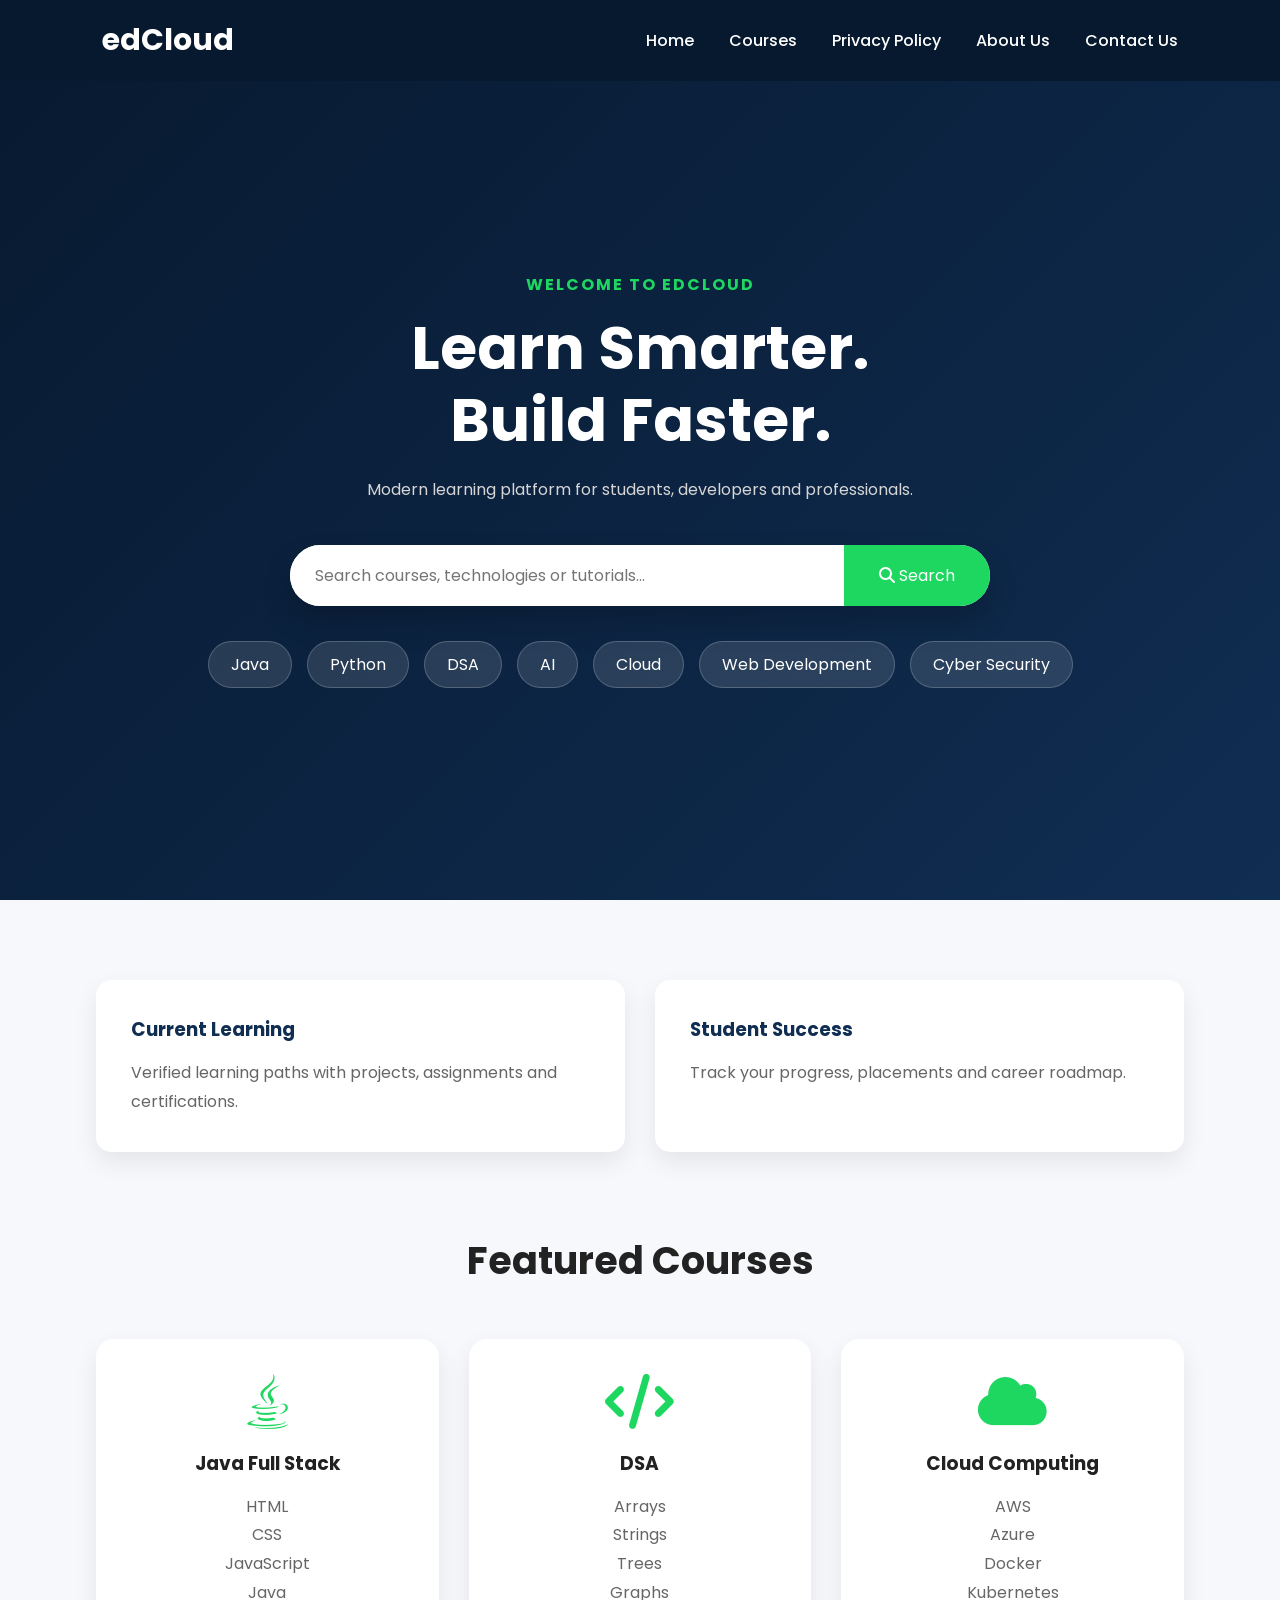
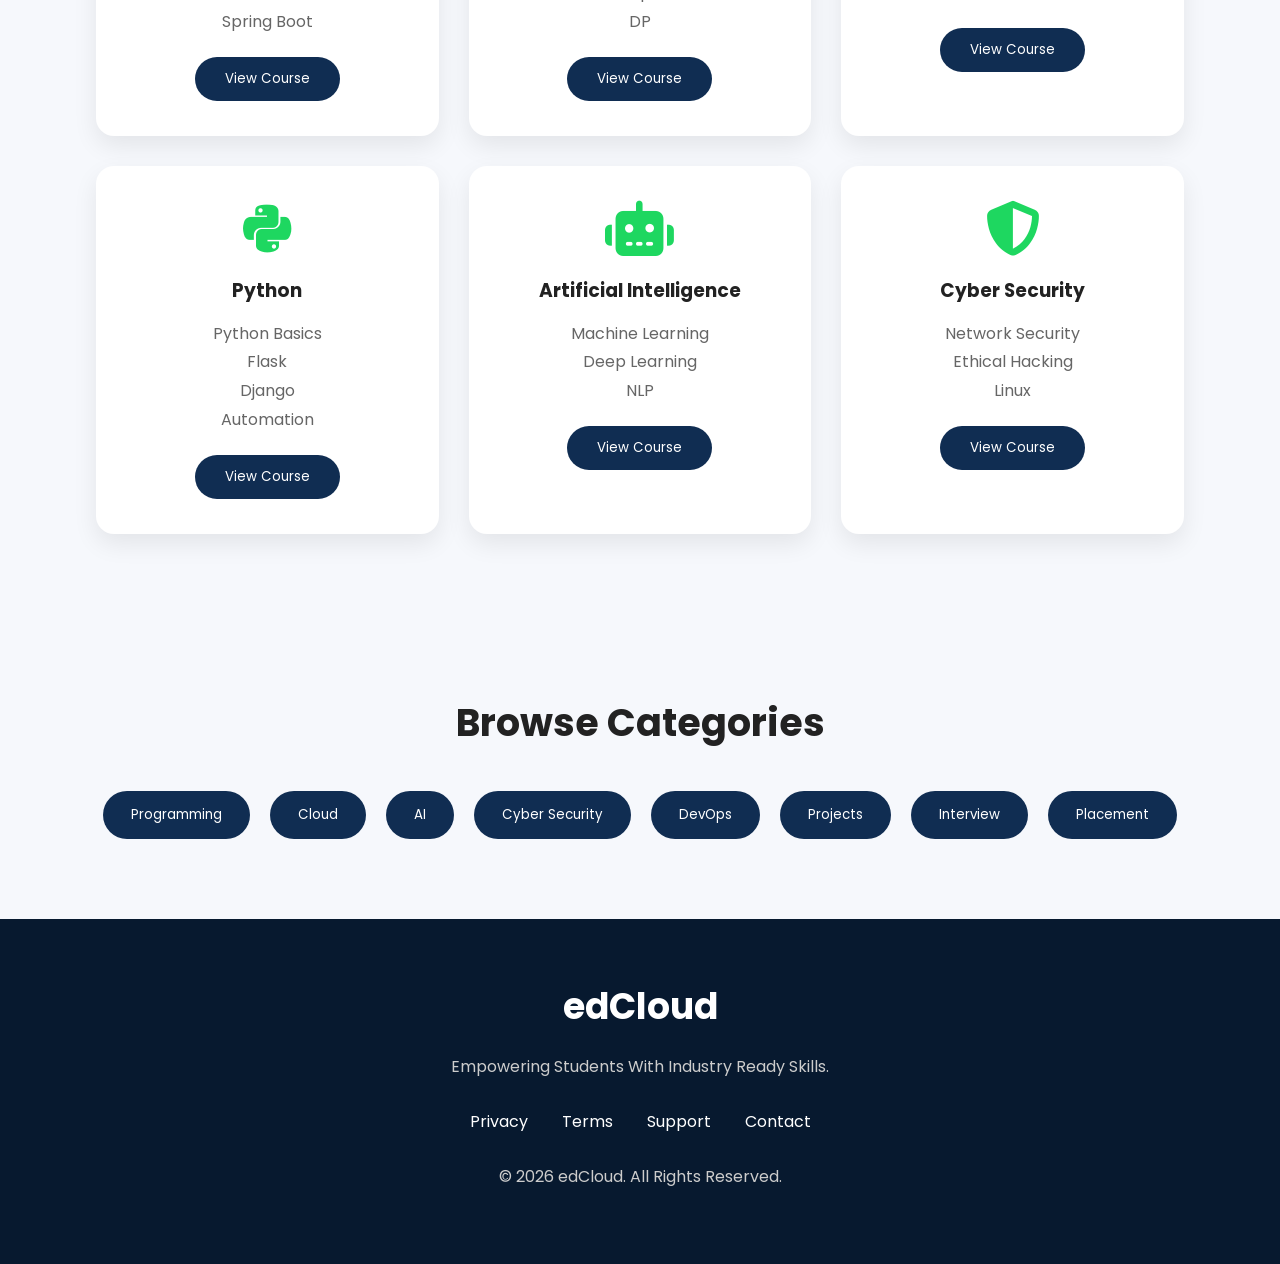
<file: index.html>
<!DOCTYPE html>
<html lang="en">
<head>
    <meta charset="UTF-8">
    <meta name="viewport" content="width=device-width, initial-scale=1.0">
    <title>edCloud</title>

    <link rel="stylesheet" href="mainy.css">

    <link href="https://fonts.googleapis.com/css2?family=Poppins:wght@300;400;500;600;700&display=swap" rel="stylesheet">

    <link rel="stylesheet" href="https://cdnjs.cloudflare.com/ajax/libs/font-awesome/6.6.0/css/all.min.css">

</head>

<body>

<nav>
    <div class="logo">
        edCloud
    </div>

    <ul>
        <li><a href="/index.html">Home</a></li>
        <li><a href="/courses.html">Courses</a></li>
        <li><a href="/Privecypolicy.html">Privacy Policy</a></li>
        <li><a href="/about_us.html">About Us</a></li>
        <li><a href="#">Contact Us</a></li>
    </ul>
</nav>

<section class="hero">

    <h4>WELCOME TO EDCLOUD</h4>

    <h1>
        Learn Smarter.<br>
        Build Faster.
    </h1>

    <p>
        Modern learning platform for students,
        developers and professionals.
    </p>

    <div class="search-box">
        <input
            type="text"
            placeholder="Search courses, technologies or tutorials...">

        <button>
            <i class="fa-solid fa-magnifying-glass"></i>
            Search
        </button>
    </div>

    <div class="tags">
        <span>Java</span>
        <span>Python</span>
        <span>DSA</span>
        <span>AI</span>
        <span>Cloud</span>
        <span>Web Development</span>
        <span>Cyber Security</span>
    </div>

</section>

<section class="info">

    <div class="box">
        <h3>Current Learning</h3>

        <p>
            Verified learning paths with projects,
            assignments and certifications.
        </p>
    </div>

    <div class="box">
        <h3>Student Success</h3>

        <p>
            Track your progress,
            placements and career roadmap.
        </p>
    </div>

</section>

<section class="courses">

    <h2>Featured Courses</h2>

    <div class="course-grid">

        <div class="card">
            <i class="fa-brands fa-java"></i>

            <h3>Java Full Stack</h3>

            <p>
                HTML<br>
                CSS<br>
                JavaScript<br>
                Java<br>
                Spring Boot
            </p>

            <button>View Course</button>
        </div>

        <div class="card">
            <i class="fa-solid fa-code"></i>

            <h3>DSA</h3>

            <p>
                Arrays<br>
                Strings<br>
                Trees<br>
                Graphs<br>
                DP
            </p>

            <button>View Course</button>
        </div>

        <div class="card">
            <i class="fa-solid fa-cloud"></i>

            <h3>Cloud Computing</h3>

            <p>
                AWS<br>
                Azure<br>
                Docker<br>
                Kubernetes
            </p>

            <button>View Course</button>
        </div>

        <div class="card">
            <i class="fa-brands fa-python"></i>

            <h3>Python</h3>

            <p>
                Python Basics<br>
                Flask<br>
                Django<br>
                Automation
            </p>

            <button>View Course</button>
        </div>

        <div class="card">
            <i class="fa-solid fa-robot"></i>

            <h3>Artificial Intelligence</h3>

            <p>
                Machine Learning<br>
                Deep Learning<br>
                NLP
            </p>

            <button>View Course</button>
        </div>

        <div class="card">
            <i class="fa-solid fa-shield-halved"></i>

            <h3>Cyber Security</h3>

            <p>
                Network Security<br>
                Ethical Hacking<br>
                Linux
            </p>

            <button>View Course</button>
        </div>

    </div>

</section>

<section class="category">

    <h2>Browse Categories</h2>

    <div class="category-list">
        <button>Programming</button>
        <button>Cloud</button>
        <button>AI</button>
        <button>Cyber Security</button>
        <button>DevOps</button>
        <button>Projects</button>
        <button>Interview</button>
        <button>Placement</button>
    </div>

</section>

<footer>

    <h2>edCloud</h2>

    <p>
        Empowering Students With Industry Ready Skills.
    </p>

    <div class="links">
        <a href="#">Privacy</a>
        <a href="#">Terms</a>
        <a href="#">Support</a>
        <a href="#">Contact</a>
    </div>

    <p>
        © 2026 edCloud. All Rights Reserved.
    </p>

</footer>

<script src="scripty.js"></script>
</body>
</html>
</file>
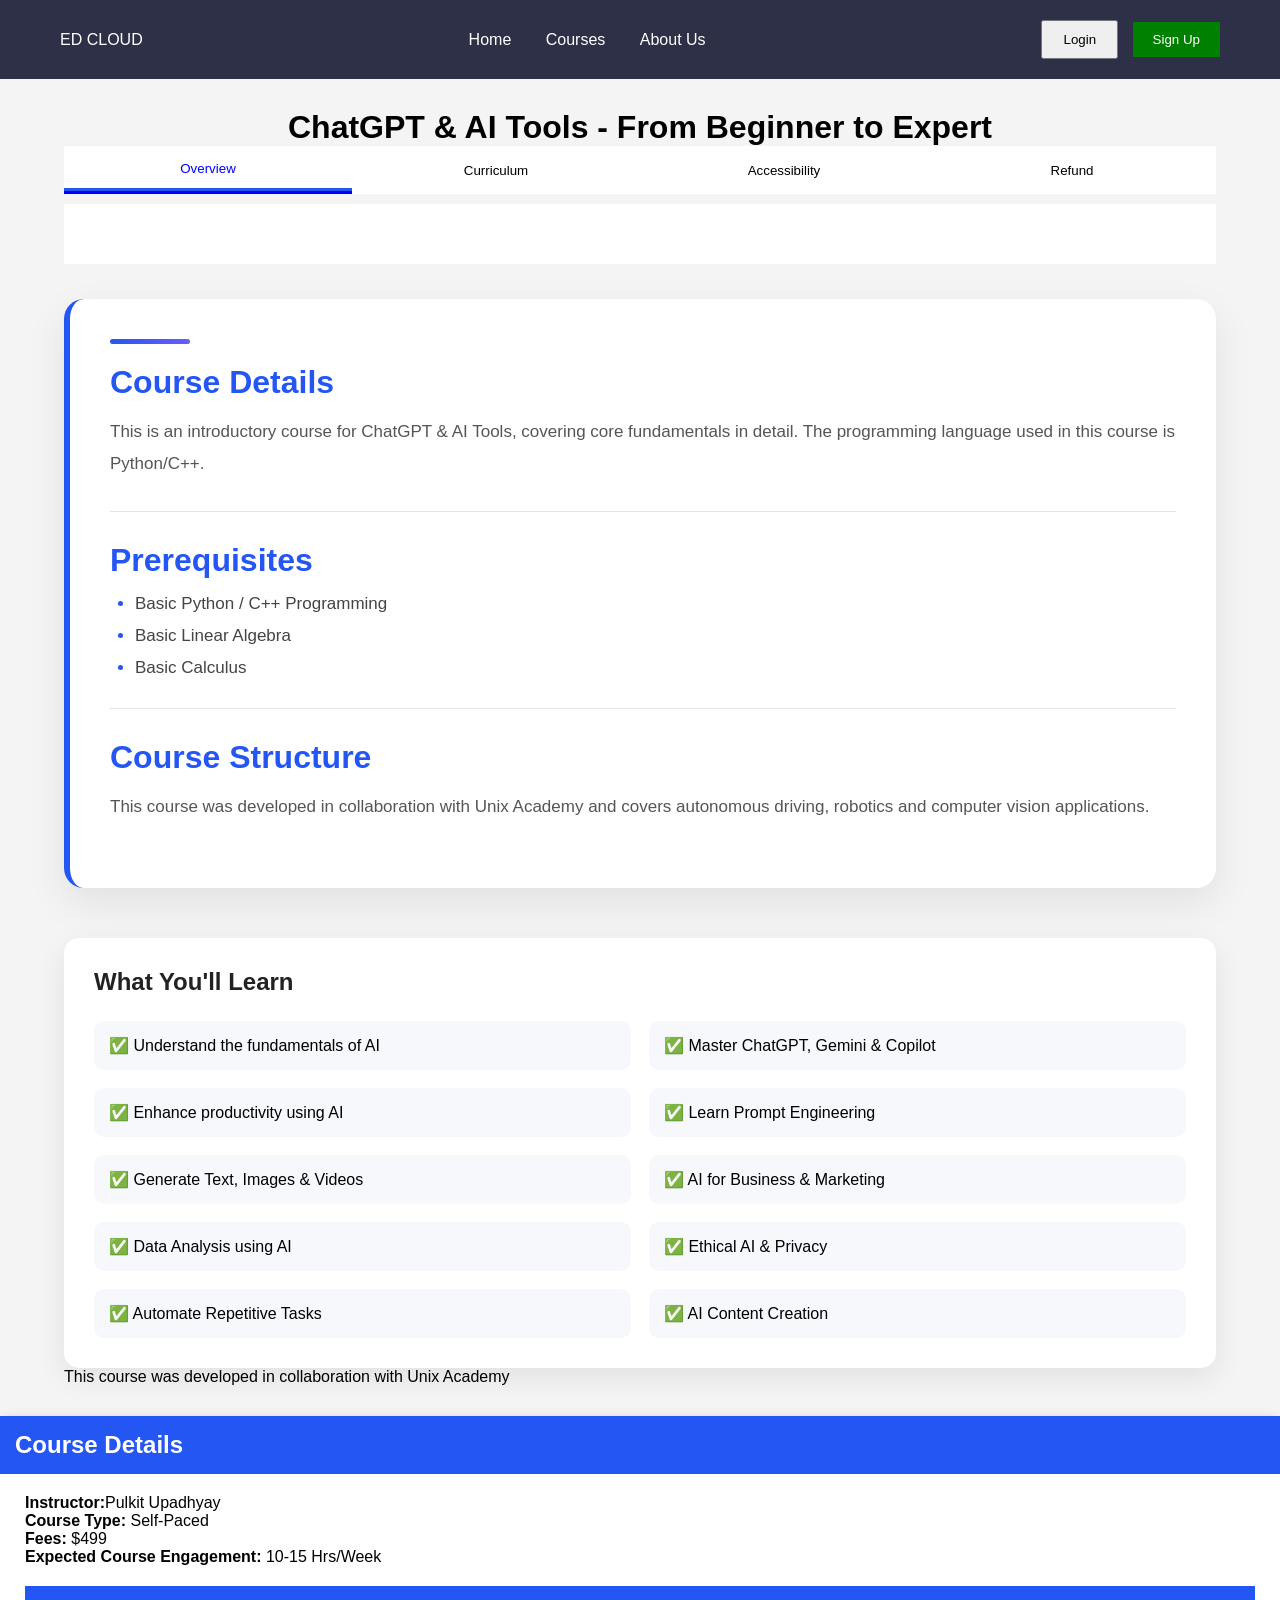
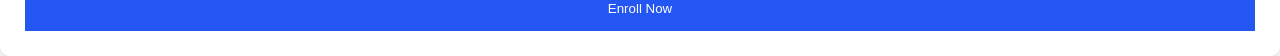
<file: course.html>
<!DOCTYPE html>
<html lang="en">
<head>
    <meta charset="UTF-8">
    <meta name="viewport" content="width=device-width, initial-scale=1.0">
    <title>Course Page</title>
    <link rel="stylesheet" href="style.css">
</head>
<body>
    

<header>
    <div class="logo">ED CLOUD</div>

    <nav>
        <a href="/index.html">Home</a>
        <a href="/courses.html">Courses</a>
        <a href="/about_us.html">About Us</a>
    </nav>

    <div class="buttons">
        <button>Login</button>
        <button class="signup">Sign Up</button>
    </div>
</header>

<div class="container">

    <div class="left">
         <h1>ChatGPT & AI Tools - From Beginner to Expert</h1>
         
        <div class="tabs">
            <button class="tab active">Overview</button>
            <button class="tab">Curriculum</button>
            <button class="tab">Accessibility</button>
            <button class="tab">Refund
                
            </button>
        </div>
        <div class="content" id="content"></div>
            <div class="course-card hidden">

    <div class="title-line"></div>

    <h2>Course Details</h2>

    <p>
        This is an introductory course for ChatGPT & AI Tools,
        covering core fundamentals in detail. The programming language
        used in this course is Python/C++.
    </p>

    <div class="divider"></div>

    <h2>Prerequisites</h2>

    <ul>
        <li>Basic Python / C++ Programming</li>
        <li>Basic Linear Algebra</li>
        <li>Basic Calculus</li>
    </ul>

    <div class="divider"></div>

    <h2>Course Structure</h2>

    <p>
        This course was developed in collaboration with Unix Academy
        and covers autonomous driving, robotics and computer vision
        applications.
    </p>

</div>
            <section class="learn-section">

    <h2>What You'll Learn</h2>


    <div class="learn-grid">

        <div class="learn-item">
            ✅ Understand the fundamentals of AI
        </div>

        <div class="learn-item">
            ✅ Master ChatGPT, Gemini & Copilot
        </div>

        <div class="learn-item">
            ✅ Enhance productivity using AI
        </div>

        <div class="learn-item">
            ✅ Learn Prompt Engineering
        </div>

        <div class="learn-item">
            ✅ Generate Text, Images & Videos
        </div>

        <div class="learn-item">
            ✅ AI for Business & Marketing
        </div>

        <div class="learn-item">
            ✅ Data Analysis using AI
        </div>

        <div class="learn-item">
            ✅ Ethical AI & Privacy
        </div>

        <div class="learn-item">
            ✅ Automate Repetitive Tasks
        </div>

        <div class="learn-item">
            ✅ AI Content Creation
        </div>

    </div>

</section>

            <p>
                This course was developed in collaboration with Unix Academy
            </p>

        </div>

    </div>

    <div class="right">

        <div class="card">

            <h2>Course Details</h2>

            <p><b>Instructor:</b>Pulkit Upadhyay</p>

            <p><b>Course Type:</b> Self-Paced</p>

            <!-- <p><b>Duration:</b> 10-15 Hours/Week</p> -->
            <p><b>Fees:</b> $499</p>
            <p><b>Expected Course Engagement:</b> 10-15 Hrs/Week</p>
            

            <button>Enroll Now</button>

        </div>

    </div>

</div>

<script src="script.js"></script>

</body>
</html>
</file>
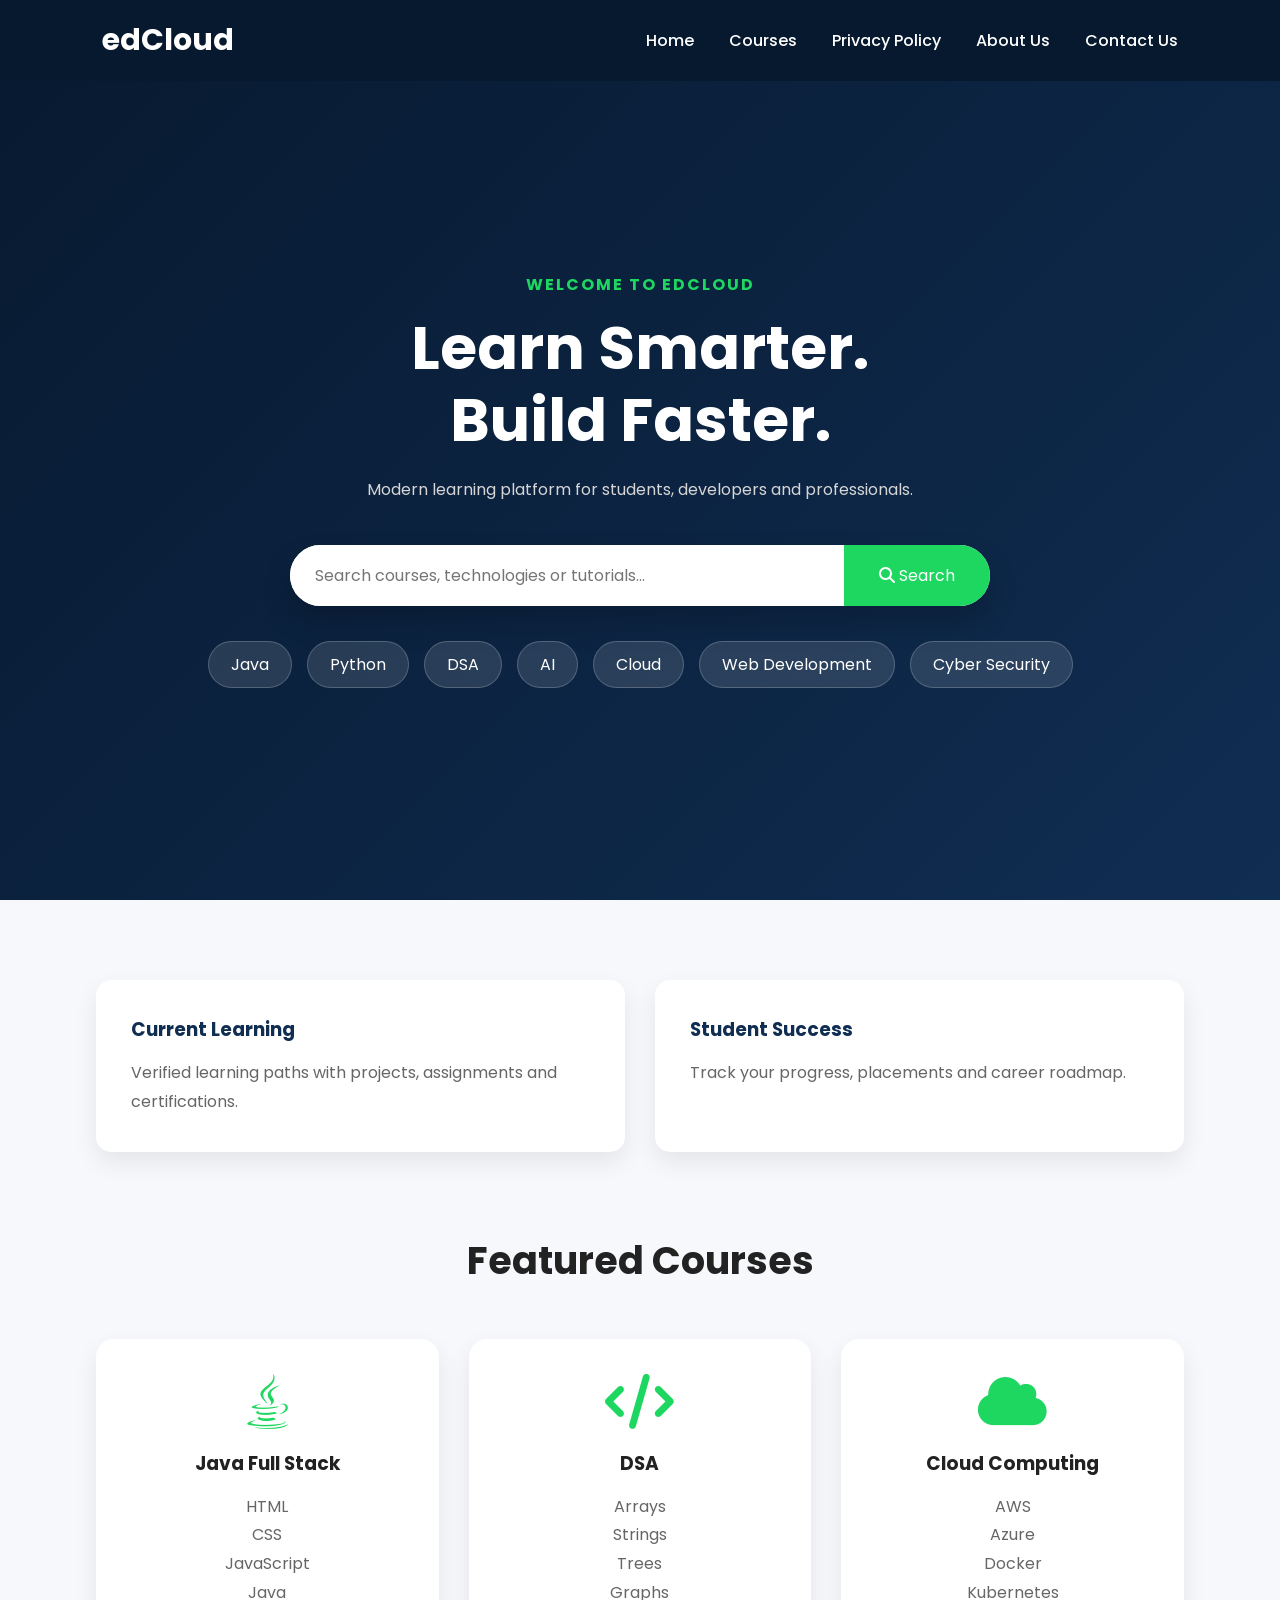
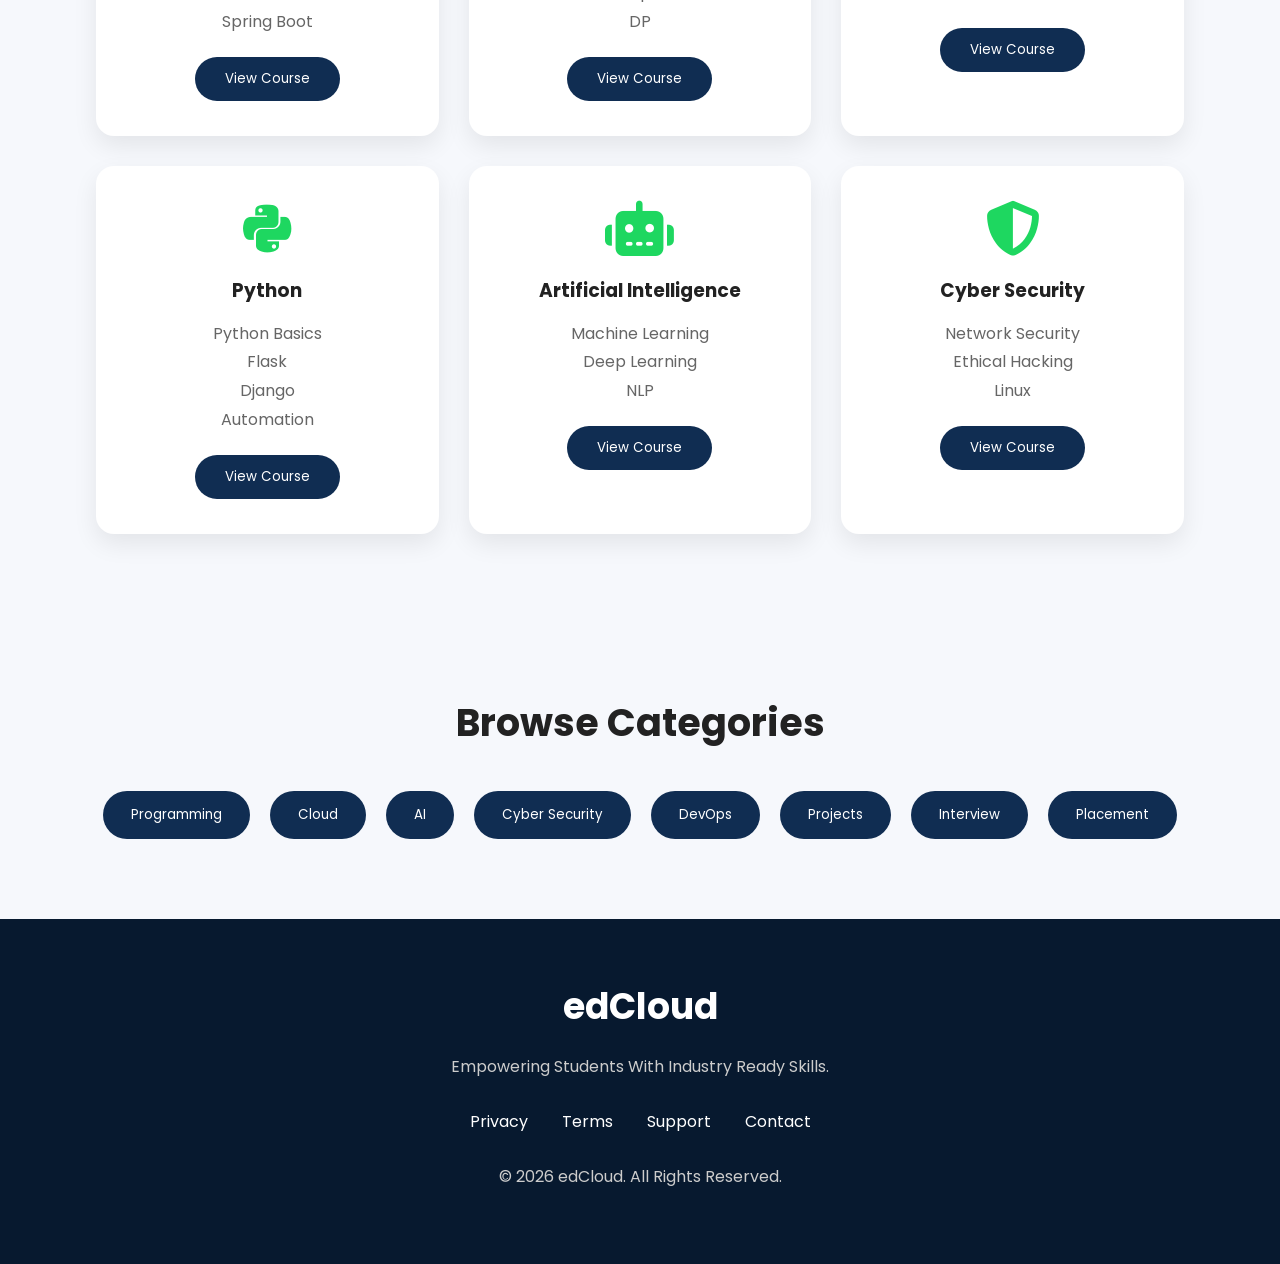
<file: mainy.html>
<!DOCTYPE html>
<html lang="en">
<head>
    <meta charset="UTF-8">
    <meta name="viewport" content="width=device-width, initial-scale=1.0">
    <title>edCloud</title>

    <link rel="stylesheet" href="mainy.css">

    <link href="https://fonts.googleapis.com/css2?family=Poppins:wght@300;400;500;600;700&display=swap" rel="stylesheet">

    <link rel="stylesheet" href="https://cdnjs.cloudflare.com/ajax/libs/font-awesome/6.6.0/css/all.min.css">

</head>

<body>

<nav>
    <div class="logo">
        edCloud
    </div>

    <ul>
        <li><a href="/mainy.html">Home</a></li>
        <li><a href="/courses.html">Courses</a></li>
        <li><a href="/Privecypolicy.html">Privacy Policy</a></li>
        <li><a href="/about_us.html">About Us</a></li>
        <li><a href="#">Contact Us</a></li>
    </ul>
</nav>

<section class="hero">

    <h4>WELCOME TO EDCLOUD</h4>

    <h1>
        Learn Smarter.<br>
        Build Faster.
    </h1>

    <p>
        Modern learning platform for students,
        developers and professionals.
    </p>

    <div class="search-box">
        <input
            type="text"
            placeholder="Search courses, technologies or tutorials...">

        <button>
            <i class="fa-solid fa-magnifying-glass"></i>
            Search
        </button>
    </div>

    <div class="tags">
        <span>Java</span>
        <span>Python</span>
        <span>DSA</span>
        <span>AI</span>
        <span>Cloud</span>
        <span>Web Development</span>
        <span>Cyber Security</span>
    </div>

</section>

<section class="info">

    <div class="box">
        <h3>Current Learning</h3>

        <p>
            Verified learning paths with projects,
            assignments and certifications.
        </p>
    </div>

    <div class="box">
        <h3>Student Success</h3>

        <p>
            Track your progress,
            placements and career roadmap.
        </p>
    </div>

</section>

<section class="courses">

    <h2>Featured Courses</h2>

    <div class="course-grid">

        <div class="card">
            <i class="fa-brands fa-java"></i>

            <h3>Java Full Stack</h3>

            <p>
                HTML<br>
                CSS<br>
                JavaScript<br>
                Java<br>
                Spring Boot
            </p>

            <button>View Course</button>
        </div>

        <div class="card">
            <i class="fa-solid fa-code"></i>

            <h3>DSA</h3>

            <p>
                Arrays<br>
                Strings<br>
                Trees<br>
                Graphs<br>
                DP
            </p>

            <button>View Course</button>
        </div>

        <div class="card">
            <i class="fa-solid fa-cloud"></i>

            <h3>Cloud Computing</h3>

            <p>
                AWS<br>
                Azure<br>
                Docker<br>
                Kubernetes
            </p>

            <button>View Course</button>
        </div>

        <div class="card">
            <i class="fa-brands fa-python"></i>

            <h3>Python</h3>

            <p>
                Python Basics<br>
                Flask<br>
                Django<br>
                Automation
            </p>

            <button>View Course</button>
        </div>

        <div class="card">
            <i class="fa-solid fa-robot"></i>

            <h3>Artificial Intelligence</h3>

            <p>
                Machine Learning<br>
                Deep Learning<br>
                NLP
            </p>

            <button>View Course</button>
        </div>

        <div class="card">
            <i class="fa-solid fa-shield-halved"></i>

            <h3>Cyber Security</h3>

            <p>
                Network Security<br>
                Ethical Hacking<br>
                Linux
            </p>

            <button>View Course</button>
        </div>

    </div>

</section>

<section class="category">

    <h2>Browse Categories</h2>

    <div class="category-list">
        <button>Programming</button>
        <button>Cloud</button>
        <button>AI</button>
        <button>Cyber Security</button>
        <button>DevOps</button>
        <button>Projects</button>
        <button>Interview</button>
        <button>Placement</button>
    </div>

</section>

<footer>

    <h2>edCloud</h2>

    <p>
        Empowering Students With Industry Ready Skills.
    </p>

    <div class="links">
        <a href="#">Privacy</a>
        <a href="#">Terms</a>
        <a href="#">Support</a>
        <a href="#">Contact</a>
    </div>

    <p>
        © 2026 edCloud. All Rights Reserved.
    </p>

</footer>

<script src="scripty.js"></script>
</body>
</html>
</file>
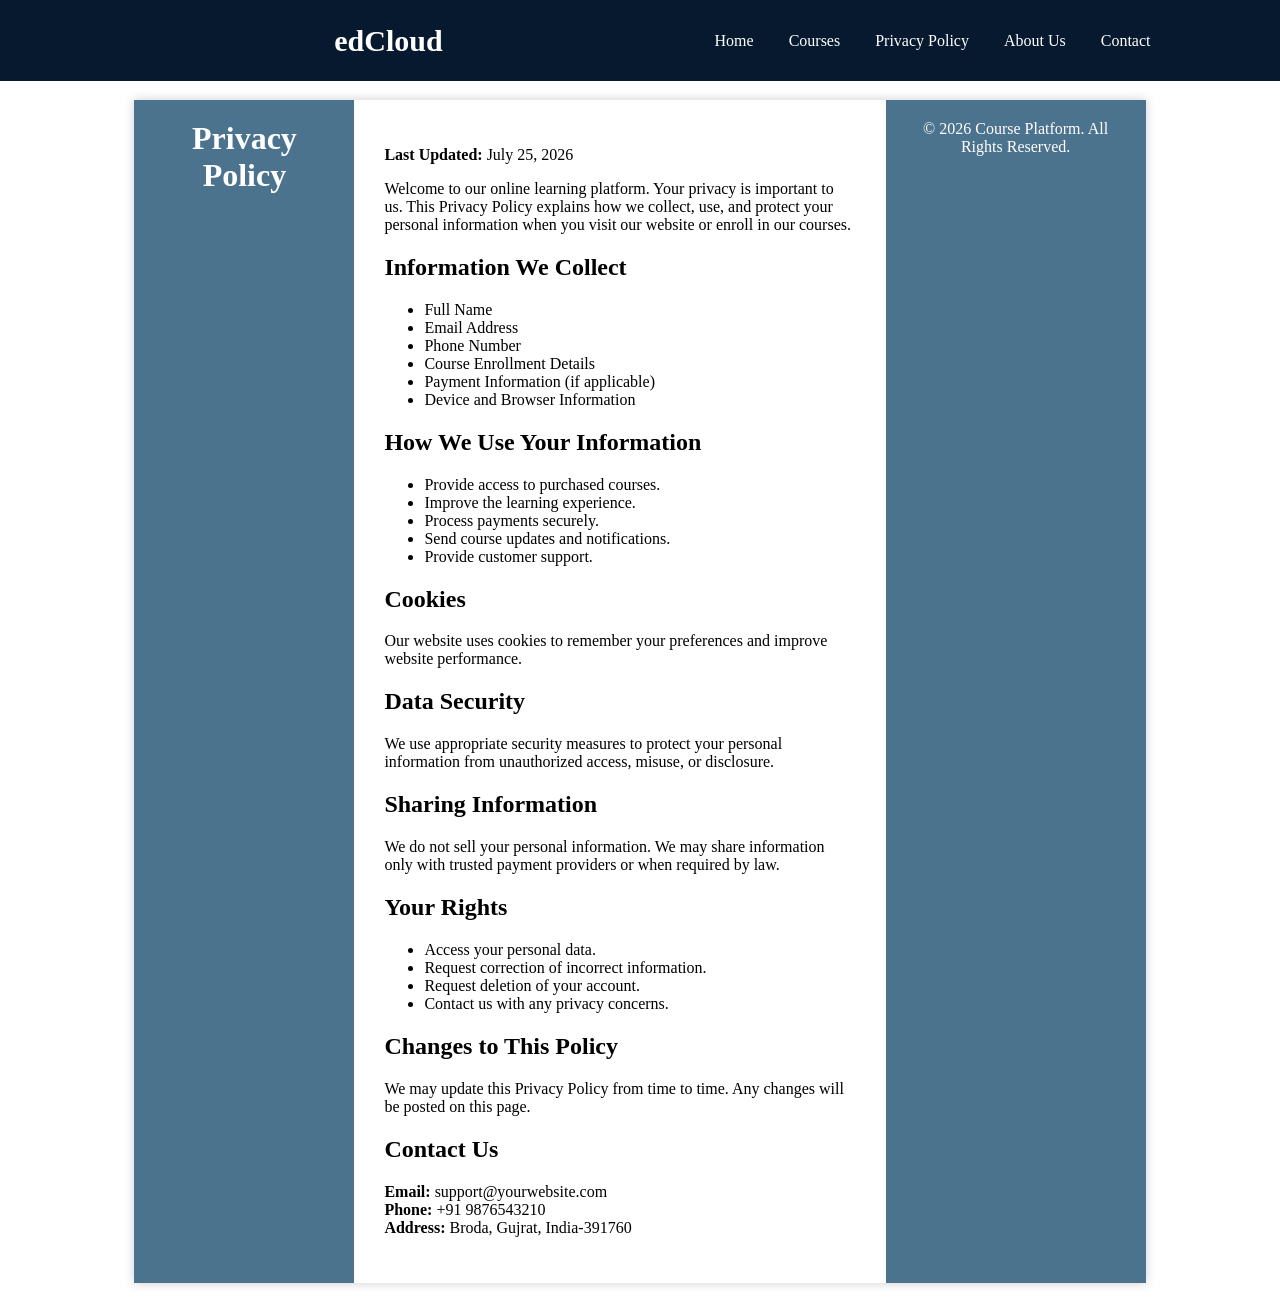
<file: Privecypolicy.html>
<!DOCTYPE html>
<html lang="en">
<head>
    <meta charset="UTF-8">
    <meta name="viewport" content="width=device-width, initial-scale=1.0">
    <title>Privacy Policy</title>

    <style>
        /* .navigation{
            height: 50px;
            width: 100%;
            border: 2px solid black;
        } */

        /* changing here */

/* NAVBAR */

    .nav{
        width:100%;
        height:5%;
        position:fixed;
        top:0;
        left:0;
        width:100%;
        background:#07192f;
        display:flex;
        justify-content:space-evenly;
        align-items:center;
        padding:18px 8%;
        z-index:1000;
    }

    .logo{
        color:#fff;
        font-size:30px;
        font-weight:700;
    }

    .nav ul{
        display:flex;
        list-style:none;
        gap:35px;
    }

    .nav ul li a{
        text-decoration:none;
        color:#fff;
        font-weight:500;
        transition:.3s;
    }

    .nav ul li a:hover{
        color:#1ed760;
    }

    /* Responsiveness*/

    @media(max-width:900px){

    .nav{
        padding:18px 5%;
    }

    .nav ul{
        gap:18px;
    }

    }

    @media(max-width:600px){

    .nav{
        flex-direction:column;
        gap:15px;
    }

    .nav ul{
        flex-wrap:wrap;
        justify-content:center;
    }

    }
        /* till here */
        .container{
            width:80%;
            margin:30px auto;
            background:white;
            box-shadow:0 0 10px rgba(0,0,0,0.2);

            display:flex;
        }

        .bar{
            width:180px;
            background:rgb(76, 115, 142);
            color:white;
            text-align:center;
            padding:20px;
            font-size:32px;
            font-weight:bold;
        }

        .content{
            flex:1;
            padding:30px;
        }

        .footer{
            width:220px;
            background:rgb(76, 115, 142);
            color:white;
            text-align:center;
            padding:20px;
        }

        /* Push page content below the fixed navbar */
        .container{
            margin-top:100px;
        }
    </style>
</head>
<body>

<div class="nav">
        <div class="logo">
            edCloud
        </div>

    <ul>
        <li><a href="/index.html">Home</a></li>
        <li><a href="/courses.html">Courses</a></li>
        <li><a href="/Privecypolicy.html">Privacy Policy</a></li>
        <li><a href="/about_us.html">About Us</a></li>
        <li><a href="#">Contact</a></li>
    </ul>
</div>

<div class="container">


    <div class="bar">
        Privacy Policy
    </div>

    <div class="content">

        <p><b>Last Updated:</b> July 25, 2026</p>

        <p>
            Welcome to our online learning platform. Your privacy is important to us.
            This Privacy Policy explains how we collect, use, and protect your
            personal information when you visit our website or enroll in our courses.
        </p>

        <h2> Information We Collect</h2>

        <ul>
            <li>Full Name</li>
            <li>Email Address</li>
            <li>Phone Number</li>
            <li>Course Enrollment Details</li>
            <li>Payment Information (if applicable)</li>
            <li>Device and Browser Information</li>
        </ul>

        <h2> How We Use Your Information</h2>

        <ul>
            <li>Provide access to purchased courses.</li>
            <li>Improve the learning experience.</li>
            <li>Process payments securely.</li>
            <li>Send course updates and notifications.</li>
            <li>Provide customer support.</li>
        </ul>

        <h2> Cookies</h2>

        <p>
            Our website uses cookies to remember your preferences and improve
            website performance.
        </p>

        <h2> Data Security</h2>

        <p>
            We use appropriate security measures to protect your personal
            information from unauthorized access, misuse, or disclosure.
        </p>

        <h2> Sharing Information</h2>

        <p>
            We do not sell your personal information. We may share information
            only with trusted payment providers or when required by law.
        </p>

        <h2> Your Rights</h2>

        <ul>
            <li>Access your personal data.</li>
            <li>Request correction of incorrect information.</li>
            <li>Request deletion of your account.</li>
            <li>Contact us with any privacy concerns.</li>
        </ul>

        <h2> Changes to This Policy</h2>

        <p>
            We may update this Privacy Policy from time to time. Any changes will
            be posted on this page.
        </p>

        <h2> Contact Us</h2>

        <p>
            <b>Email:</b> support@yourwebsite.com <br>
            <b>Phone:</b> +91 9876543210 <br>
            <b>Address:</b> Broda, Gujrat, India-391760
        </p>

    </div>

    <div class="footer">
        © 2026 Course Platform. All Rights Reserved.
    </div>
    
</div>

</body>
</html>
</file>
<file: mainy.css>
*{
    margin:0;
    padding:0;
    box-sizing:border-box;
    font-family:"Poppins",sans-serif;
}

html{
    scroll-behavior:smooth;
}

body{
    background:#f6f8fc;
    color:#222;
}

/* NAVBAR */

nav{
    position:fixed;
    top:0;
    left:0;
    width:100%;
    background:#07192f;
    display:flex;
    justify-content:space-between;
    align-items:center;
    padding:18px 8%;
    z-index:1000;
}

.logo{
    color:#fff;
    font-size:30px;
    font-weight:700;
}

nav ul{
    display:flex;
    list-style:none;
    gap:35px;
}

nav ul li a{
    text-decoration:none;
    color:#fff;
    font-weight:500;
    transition:.3s;
}

nav ul li a:hover{
    color:#1ed760;
}

/* HERO */

.hero{
    min-height:100vh;
    background:linear-gradient(135deg,#07192f,#102d52);
    color:#fff;
    display:flex;
    flex-direction:column;
    justify-content:center;
    align-items:center;
    text-align:center;
    padding:120px 20px 60px;
}

.hero h4{
    color:#1ed760;
    letter-spacing:2px;
    margin-bottom:15px;
}

.hero h1{
    font-size:60px;
    line-height:1.2;
    margin-bottom:20px;
}

.hero p{
    width:650px;
    max-width:90%;
    color:#d6d6d6;
    margin-bottom:40px;
    line-height:1.8;
}

.search-box{
    width:700px;
    max-width:95%;
    display:flex;
    background:#fff;
    border-radius:50px;
    overflow:hidden;
    box-shadow:0 15px 30px rgba(0,0,0,.2);
}

.search-box input{
    flex:1;
    border:none;
    outline:none;
    padding:18px 25px;
    font-size:16px;
}

.search-box button{
    border:none;
    padding:18px 35px;
    background:#1ed760;
    color:#fff;
    font-size:16px;
    cursor:pointer;
    transition:.3s;
}

.search-box button:hover{
    background:#18b74d;
}

.tags{
    margin-top:35px;
    display:flex;
    flex-wrap:wrap;
    justify-content:center;
    gap:15px;
}

.tags span{
    background:rgba(255,255,255,.12);
    border:1px solid rgba(255,255,255,.2);
    padding:10px 22px;
    border-radius:30px;
    cursor:pointer;
    transition:.3s;
}

.tags span:hover{
    background:#1ed760;
}

/* INFO */

.info{
    display:grid;
    grid-template-columns:repeat(2,1fr);
    gap:30px;
    width:85%;
    margin:80px auto;
}

.box{
    background:#fff;
    padding:35px;
    border-radius:15px;
    box-shadow:0 10px 25px rgba(0,0,0,.08);
    transition:.3s;
}

.box:hover{
    transform:translateY(-8px);
}

.box h3{
    margin-bottom:15px;
    color:#102d52;
}

.box p{
    color:#666;
    line-height:1.8;
}

/* COURSES */

.courses{
    width:85%;
    margin:auto;
    padding-bottom:80px;
}

.courses h2{
    text-align:center;
    font-size:38px;
    margin-bottom:50px;
}

.course-grid{
    display:grid;
    grid-template-columns:repeat(auto-fit,minmax(280px,1fr));
    gap:30px;
}

.card{
    background:#fff;
    border-radius:18px;
    padding:35px;
    text-align:center;
    box-shadow:0 10px 25px rgba(0,0,0,.08);
    transition:.4s;
}

.card:hover{
    transform:translateY(-10px);
}

.card i{
    font-size:55px;
    color:#1ed760;
    margin-bottom:20px;
}

.card h3{
    margin-bottom:15px;
}

.card p{
    color:#666;
    line-height:1.8;
    margin-bottom:20px;
}

.card button{
    border:none;
    background:#102d52;
    color:#fff;
    padding:12px 30px;
    border-radius:30px;
    cursor:pointer;
    transition:.3s;
}

.card button:hover{
    background:#1ed760;
}

/* CATEGORY */

.category{
    width:85%;
    margin:80px auto;
    text-align:center;
}

.category h2{
    margin-bottom:40px;
    font-size:38px;
}

.category-list{
    display:flex;
    flex-wrap:wrap;
    justify-content:center;
    gap:20px;
}

.category-list button{
    padding:14px 28px;
    border:none;
    border-radius:40px;
    background:#102d52;
    color:#fff;
    cursor:pointer;
    transition:.3s;
}

.category-list button:hover{
    background:#1ed760;
}

/* FOOTER */

footer{
    background:#07192f;
    color:#fff;
    text-align:center;
    padding:60px 20px;
}

footer h2{
    margin-bottom:20px;
    font-size:36px;
}

footer p{
    color:#ccc;
    margin:15px 0;
}

.links{
    margin:30px 0;
}

.links a{
    color:#fff;
    text-decoration:none;
    margin:0 15px;
    transition:.3s;
}

.links a:hover{
    color:#1ed760;
}

/* RESPONSIVE */

@media(max-width:900px){

nav{
    padding:18px 5%;
}

nav ul{
    gap:18px;
}

.hero h1{
    font-size:45px;
}

.info{
    grid-template-columns:1fr;
}

}

@media(max-width:600px){

nav{
    flex-direction:column;
    gap:15px;
}

nav ul{
    flex-wrap:wrap;
    justify-content:center;
}

.hero h1{
    font-size:34px;
}

.search-box{
    flex-direction:column;
    border-radius:15px;
}

.search-box button{
    width:100%;
}

.category-list button{
    width:100%;
}

}
</file>
<file: style.css>
*{
    margin:0;
    padding:0;
    box-sizing:border-box;
    font-family:Arial,sans-serif;
}
h1{
    text-align: center;
    }

body{
    background:#f4f4f4;
}

header{
    background:#2d3047;
    color:white;
    display:flex;
    justify-content:space-between;
    align-items:center;
    padding:20px 60px;
}

nav a{
    color:white;
    margin:0 15px;
    text-decoration:none;
}

.buttons button{
    padding:10px 20px;
    margin-left:10px;
    cursor:pointer;
}

.signup{
    background:green;
    color:white;
    border:none;
}

.container{
    width:90%;
    margin:30px auto;
    display:flex;
    gap:30px;
}

.left{
    flex:3;
}

.right{
    flex:1;
}

.tabs{
    display:flex;
    background:white;
}

.tab{
    flex:1;
    padding:15px;
    border:none;
    cursor:pointer;
    background:white;
}

.active{
    color:blue;
    border-bottom:3px solid blue;
}

.content{
    background:white;
    padding:30px;
    margin-top:10px;
}

.card{
    background:white;
    padding:25px;
    border-radius:10px;
    box-shadow:0 0 10px rgba(0,0,0,.1);
    position:sticky;
    top:20px;
}

.card h2{
    color:white;
    background:#2456f3;
    padding:15px;
    margin:-25px -25px 20px;
}

.card button{
    width:100%;
    padding:15px;
    background:#2456f3;
    color:white;
    border:none;
    cursor:pointer;
    margin-top:20px;
}
/* Smooth Scroll */
html{
    scroll-behavior:smooth;
}

/* Navbar Animation */
header{
    position:sticky;
    top:0;
    z-index:1000;
    transition:all .4s ease;
}

header.scrolled{
    background:#1d2133;
    box-shadow:0 8px 20px rgba(0,0,0,.25);
}

/* Button Animation */
button{
    transition:all .3s ease;
}

button:hover{
    transform:translateY(-4px);
    box-shadow:0 10px 20px rgba(0,0,0,.2);
}

/* Card Animation */
.card{
    transition:all .4s ease;
}

.card:hover{
    transform:translateY(-8px);
    box-shadow:0 20px 40px rgba(0,0,0,.2);
}

/* Tabs */
.tab{
    position:relative;
    overflow:hidden;
}

.tab::after{
    content:"";
    position:absolute;
    left:50%;
    bottom:0;
    width:0;
    height:3px;
    background:#2456f3;
    transition:.3s;
    transform:translateX(-50%);
}

.tab:hover::after,
.tab.active::after{
    width:100%;
}

/* Scroll Animation */

.hidden{
    opacity:0;
    transform:translateY(50px);
    transition:all .8s ease;
}

.show{
    opacity:1;
    transform:translateY(0);
}

/* Floating Enroll Button */

.card button{
    animation:float 2s ease-in-out infinite;
}

@keyframes float{

0%{
transform:translateY(0);
}

50%{
transform:translateY(-8px);
}

100%{
transform:translateY(0);
}

}

/* Fade Animation */

.content{
    animation:fadeIn .8s ease;
}

@keyframes fadeIn{

from{
opacity:0;
transform:translateY(30px);
}

to{
opacity:1;
transform:translateY(0);
}

}
/* What You'll Learn */

.learn-section{

    margin-top:50px;
    background:#fff;
    padding:30px;
    border-radius:15px;
    box-shadow:0 10px 30px rgba(0,0,0,.08);

    transition:.4s;

}

.learn-section:hover{

    transform:translateY(-5px);

}

.learn-section h2{

    margin-bottom:25px;
    color:#222;

}

.learn-grid{

    display:grid;
    grid-template-columns:repeat(2,1fr);
    gap:18px;

}

.learn-item{

    padding:15px;
    background:#f7f8fc;
    border-radius:10px;
    transition:.3s;
    cursor:pointer;

}

.learn-item:hover{

    background:#2456f3;
    color:white;
    transform:translateX(10px);

}
@media(max-width:768px){

.learn-grid{

grid-template-columns:1fr;

}

}
.learn-item{

opacity:0;
transform:translateY(30px);
animation:fadeUp .6s forwards;

}

.learn-item:nth-child(1){animation-delay:.1s;}
.learn-item:nth-child(2){animation-delay:.2s;}
.learn-item:nth-child(3){animation-delay:.3s;}
.learn-item:nth-child(4){animation-delay:.4s;}
.learn-item:nth-child(5){animation-delay:.5s;}
.learn-item:nth-child(6){animation-delay:.6s;}
.learn-item:nth-child(7){animation-delay:.7s;}
.learn-item:nth-child(8){animation-delay:.8s;}
.learn-item:nth-child(9){animation-delay:.9s;}
.learn-item:nth-child(10){animation-delay:1s;}

@keyframes fadeUp{

to{

opacity:1;
transform:translateY(0);

}

}
.refund-section{

    background:#fff;
    padding:35px;
    border-radius:15px;
    box-shadow:0 10px 30px rgba(0,0,0,.08);
    animation:fadeUp .6s ease;

}

.refund-section h2{

    color:#e53935;
    margin-bottom:20px;

}

.refund-section p{

    line-height:1.8;
    color:#444;
    margin-bottom:20px;

}

.refund-details{

    margin-top:25px;
    border:1px solid #ddd;
    border-radius:10px;
    overflow:hidden;

}

.refund-details summary{

    padding:18px;
    cursor:pointer;
    font-weight:600;
    background:#fafafa;
    transition:.3s;

}

.refund-details summary:hover{

    background:#2456f3;
    color:#fff;

}

.refund-details ul{

    padding:20px 40px;
    line-height:2;

}

@keyframes fadeUp{

from{

opacity:0;
transform:translateY(30px);

}

to{

opacity:1;
transform:translateY(0);

}

}
.course-card{

    margin-top:35px;
    background:rgba(255,255,255,.95);
    backdrop-filter:blur(12px);
    padding:40px;
    border-radius:20px;
    box-shadow:0 15px 40px rgba(0,0,0,.08);
    border-left:6px solid #2456f3;
    position:relative;
    overflow:hidden;
    transition:.4s;

}

.course-card:hover{

    transform:translateY(-8px);
    box-shadow:0 20px 50px rgba(36,86,243,.18);

}

.course-card::before{

    content:"";
    position:absolute;
    top:0;
    left:-100%;
    width:100%;
    height:100%;
    background:linear-gradient(90deg,
    transparent,
    rgba(255,255,255,.5),
    transparent);

    transition:1s;

}

.course-card:hover::before{

    left:100%;

}

.title-line{

    width:80px;
    height:5px;
    border-radius:20px;
    background:linear-gradient(to right,#2456f3,#6a5cff);
    margin-bottom:20px;

}

.course-card h2{

    font-size:32px;
    color:#2456f3;
    margin-bottom:15px;

}

.course-card p{

    font-size:17px;
    color:#555;
    line-height:1.9;
    margin-bottom:25px;

}

.course-card ul{

    margin-left:25px;
    margin-bottom:25px;

}

.course-card li{

    margin-bottom:12px;
    font-size:17px;
    color:#444;
}

.course-card li::marker{

    color:#2456f3;

}

.divider{

    width:100%;
    height:1px;
    background:#e5e5e5;
    margin:30px 0;

}

/* Scroll Animation */

.hidden{

    opacity:0;
    transform:translateY(60px);
    transition:1s;

}

.show{

    opacity:1;
    transform:translateY(0);

}
</file>
